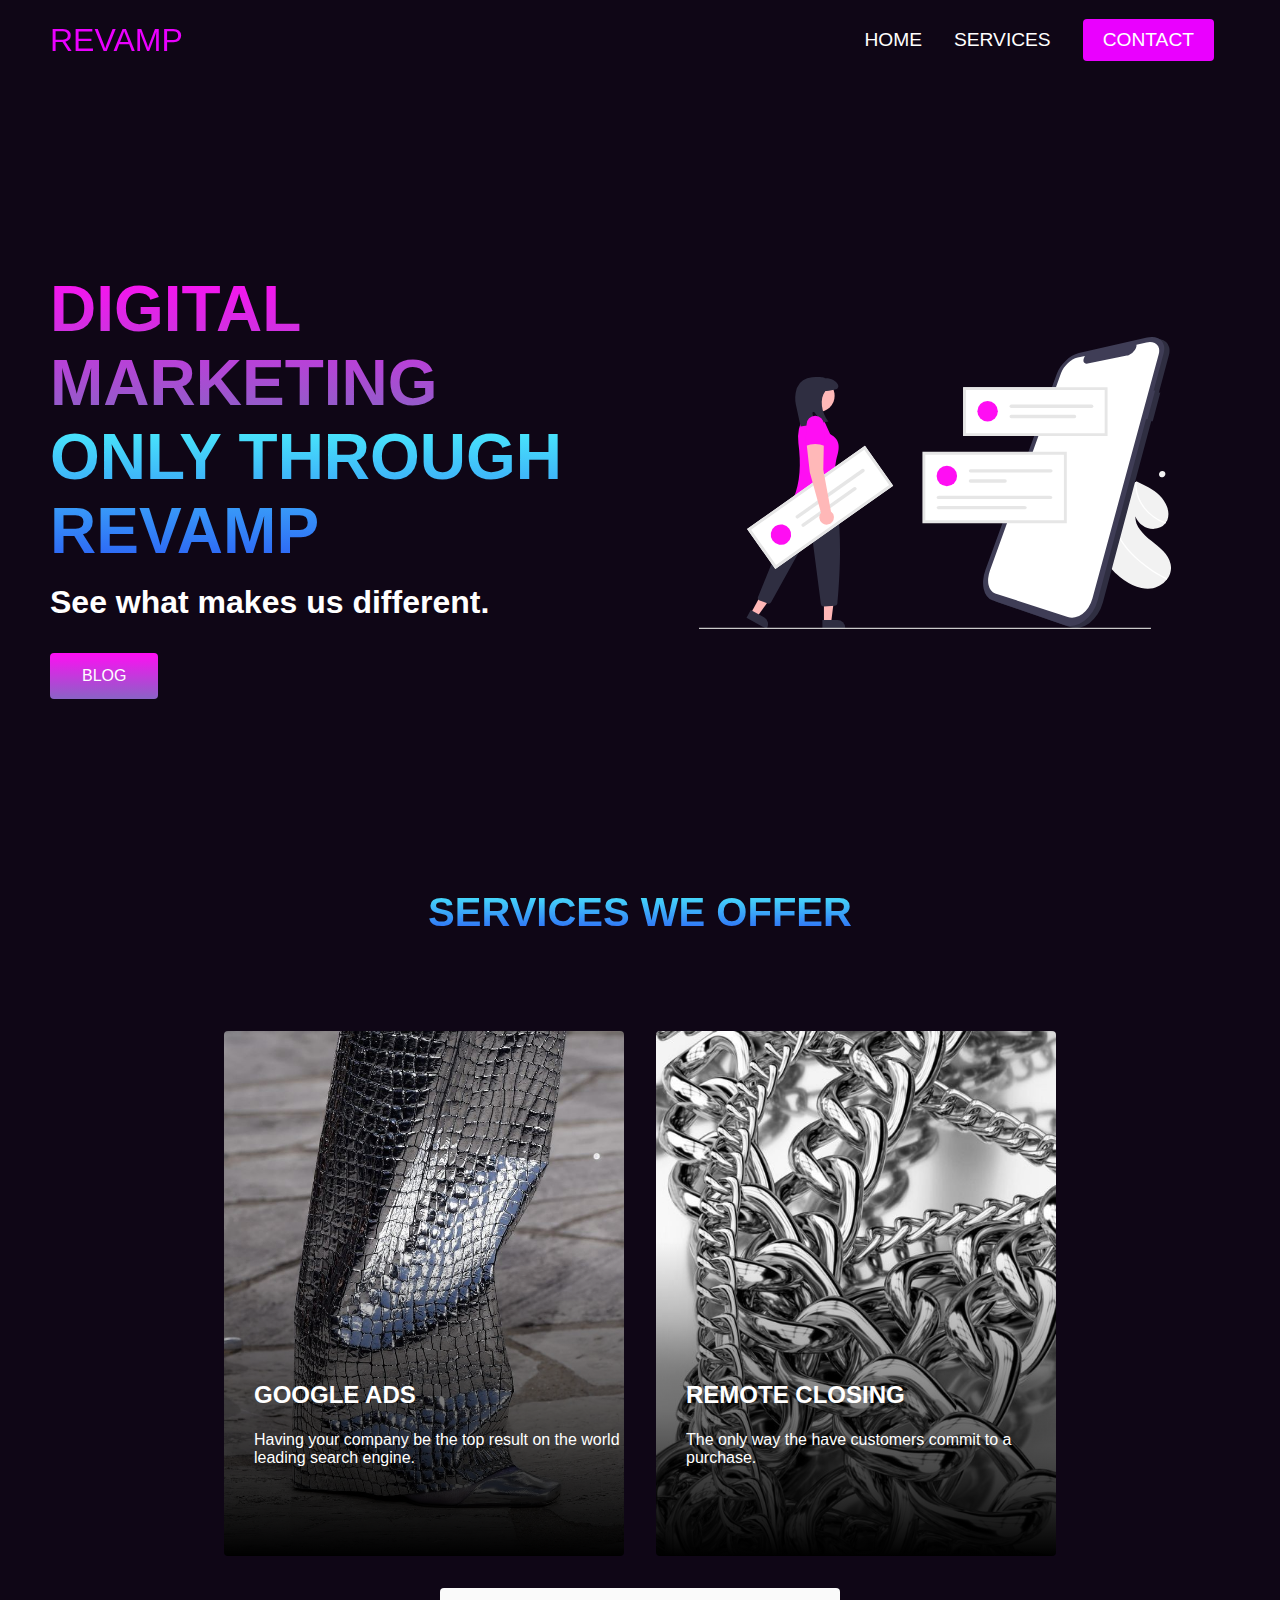
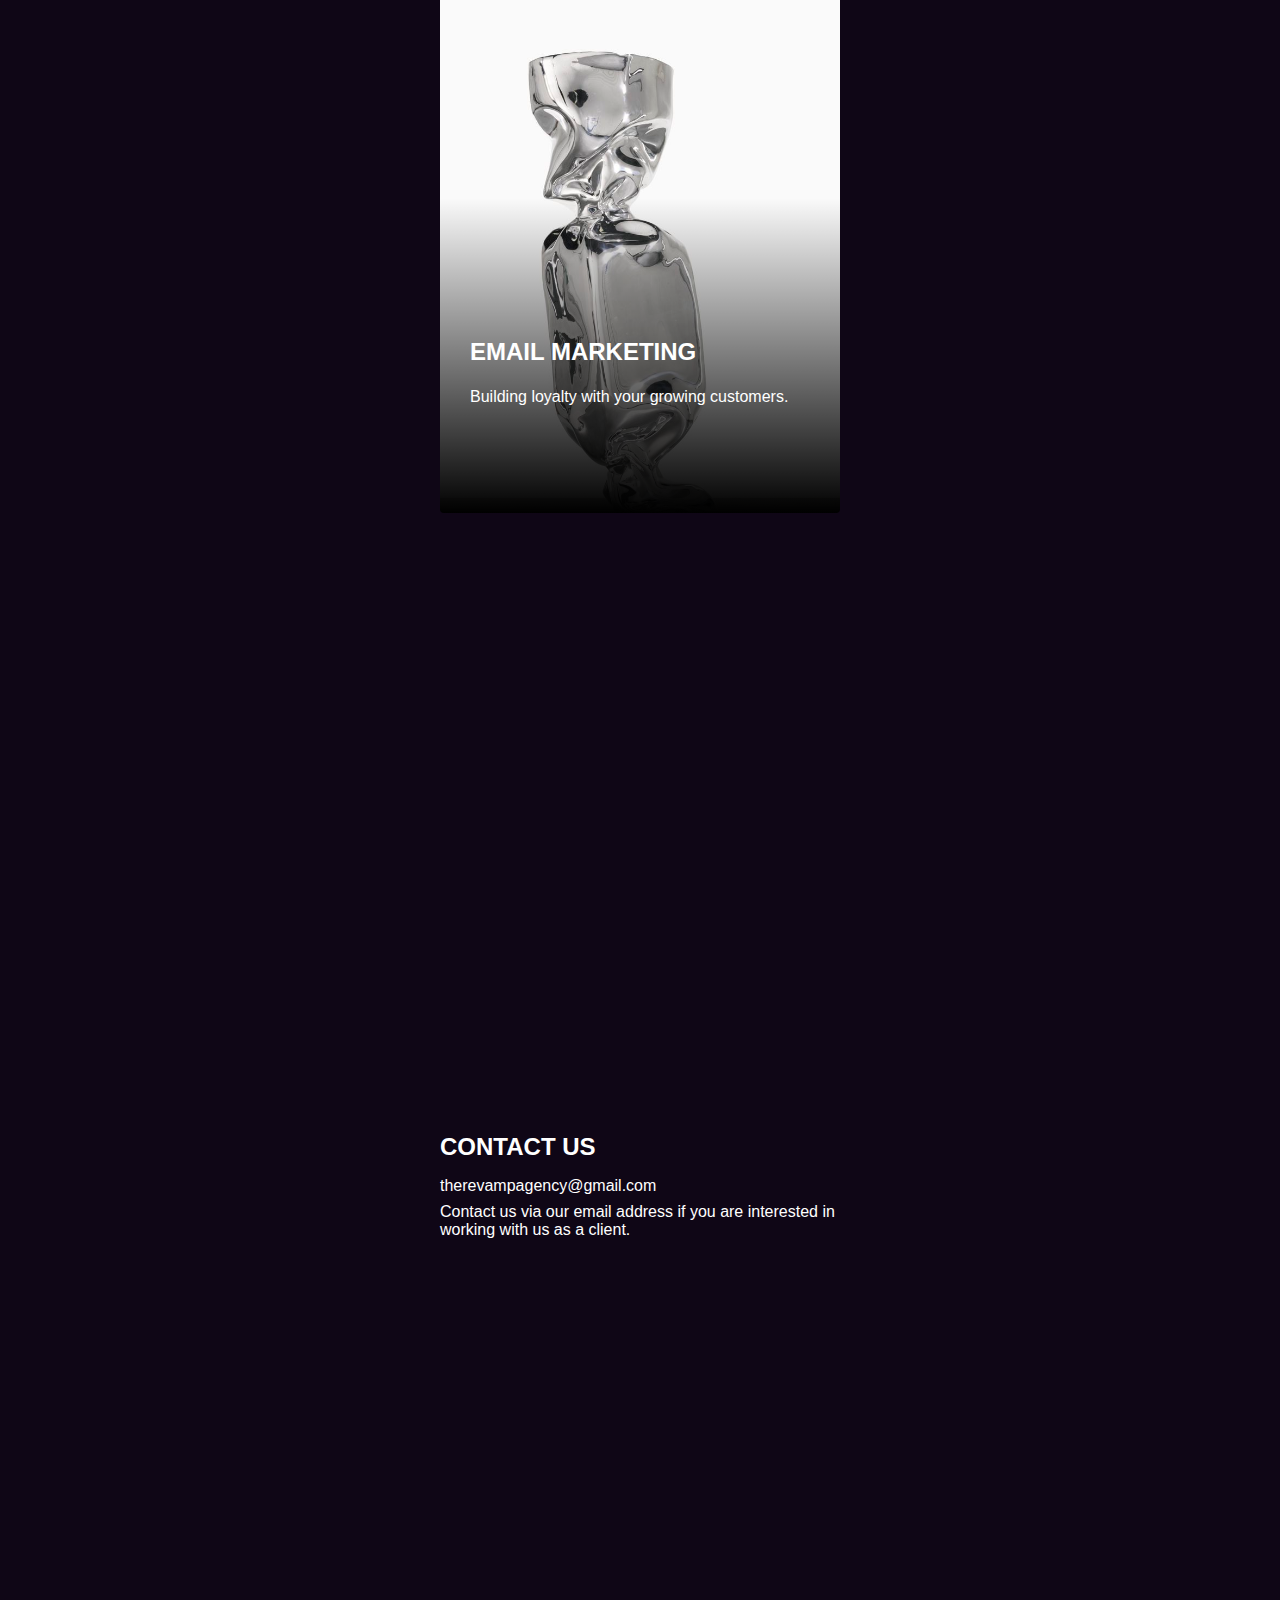
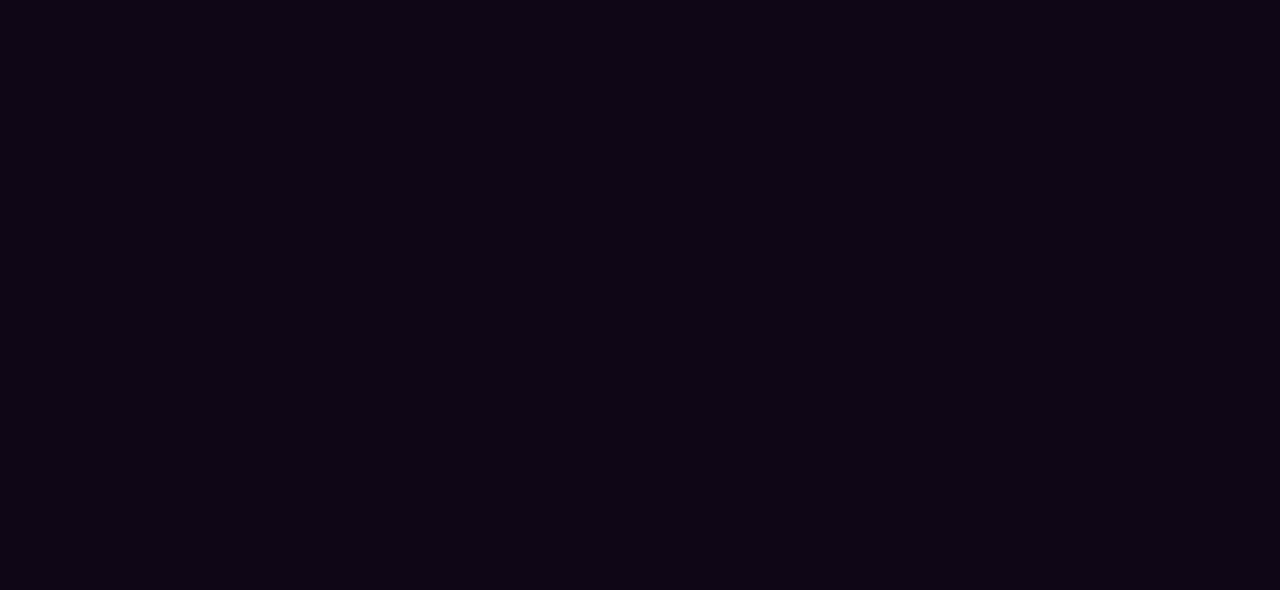
<file: REVAMP/index.html>
<!DOCTYPE html>
<html lang="en">
<head> 
    <meta charset="UTF-8">
    <meta name="viewport" content="width=device-width, initial-scale=1.0">
    <title>THEREVAMPAGENCY</title>
    <link rel="stylesheet" href="revampstyle.css"/>
    <!--google fonts-->
</head>
<body>
<!--navbar section-->
    <nav class="navbar">
        <div class="navbar_container">
            <a id="navbar_logo">REVAMP</a>
            <div class="navbar_toggle" id="mobile-menu">
            <span class="bar"></span>
            <span class="bar"></span>
            <span class="bar"></span>
            </div>
            <ul class="navbar_menu">
                <li class="navbar_item">
                <a href="therevampagency.html" class="navbar_links">HOME</a>
                </li>
                <li class="navbar_item">
                <a href="revampservices.html" class="navbar_links">SERVICES</a>
                </li>
                <li class="navbar_btn">
                <a href="revampfootercontact.html" class="button">CONTACT</a>
                </li>
            </ul>
        </div>
    </nav>
    <!--hero section-->
    <div class="main">
        <div class="main_container">
            <div class="main_content">
                <h1 >DIGITAL MARKETING</h1>
                <h2>ONLY THROUGH REVAMP</h2>
                <p>See what makes us different.</p>
                <button class="main_btn"><a href="revampblog.html">BLOG</a></button>
            </div>
            <div class="main_img-container">
                <img src="01.svg" alt="picture" id="main_img">
            </div>
        </div>
    </div>
    <!--services section-->
    <div class="services">
        <h1>SERVICES WE OFFER</h1>
        <div class="services_container">
            <div class="services_card">
                <h2>GOOGLE ADS</h2>
                <p>Having your company be the top result on the world leading search engine.</p>
            </div>
            <div class="services_card">
                <h2>REMOTE CLOSING</h2>
                <p>The only way the have customers commit to a purchase.</p>
            </div>
             <div class="services_card">
                <h2>EMAIL MARKETING</h2>
                <p>Building loyalty with your growing customers.</p>
            </div>
        </div>
    </div>
   
    <!--footersection-->
    <div class="footer_container">
        <div class="footer_links">
            <div class="footer_link-wrapper">
                <div class="footer_link-items">
                    <h2>CONTACT US</h2>
                    <a>therevampagency@gmail.com</a>
                    <a>Contact us via our email address if you are interested in working with us as a client.</a>
                </div>
            </div>
        </div>
    </div>
    </div>
    <script src="revampapp.js"></script>
</body>
<i class="fa-thin fa-envelope"></i>
</html>
</file>
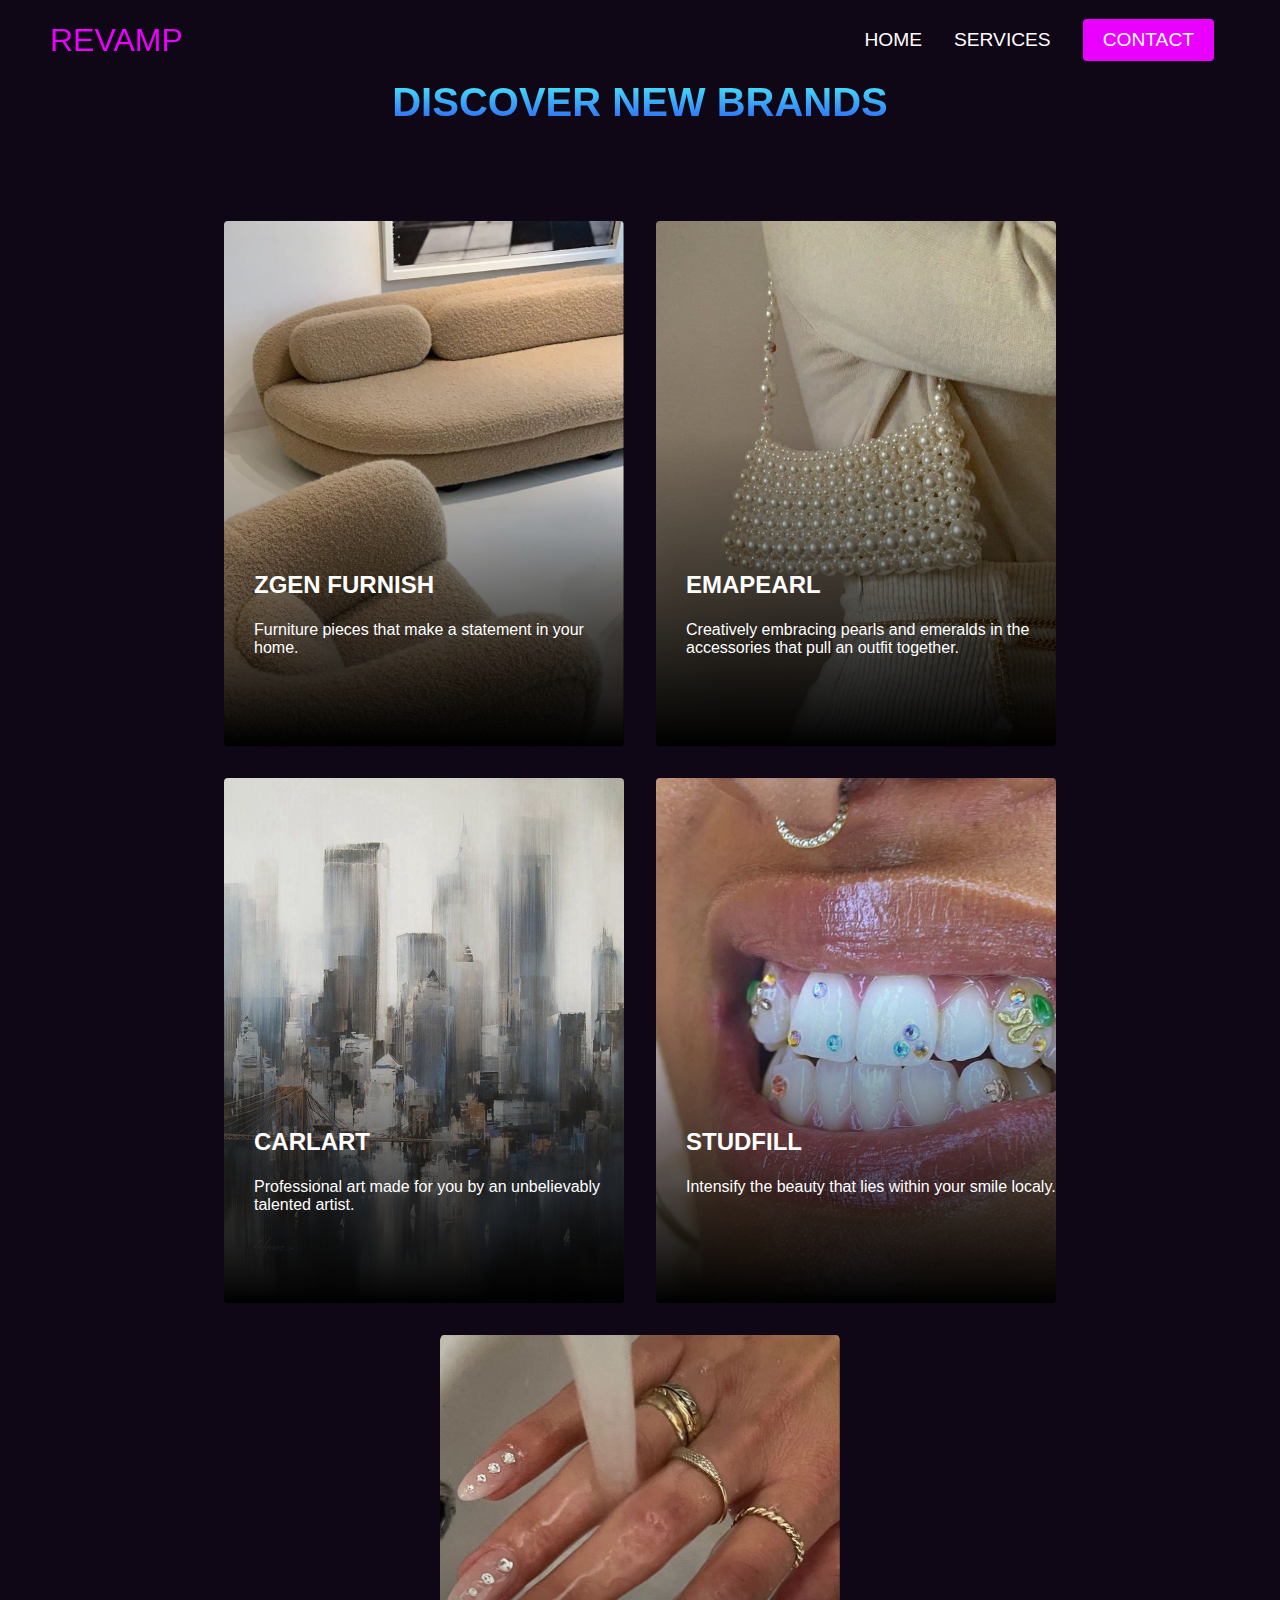
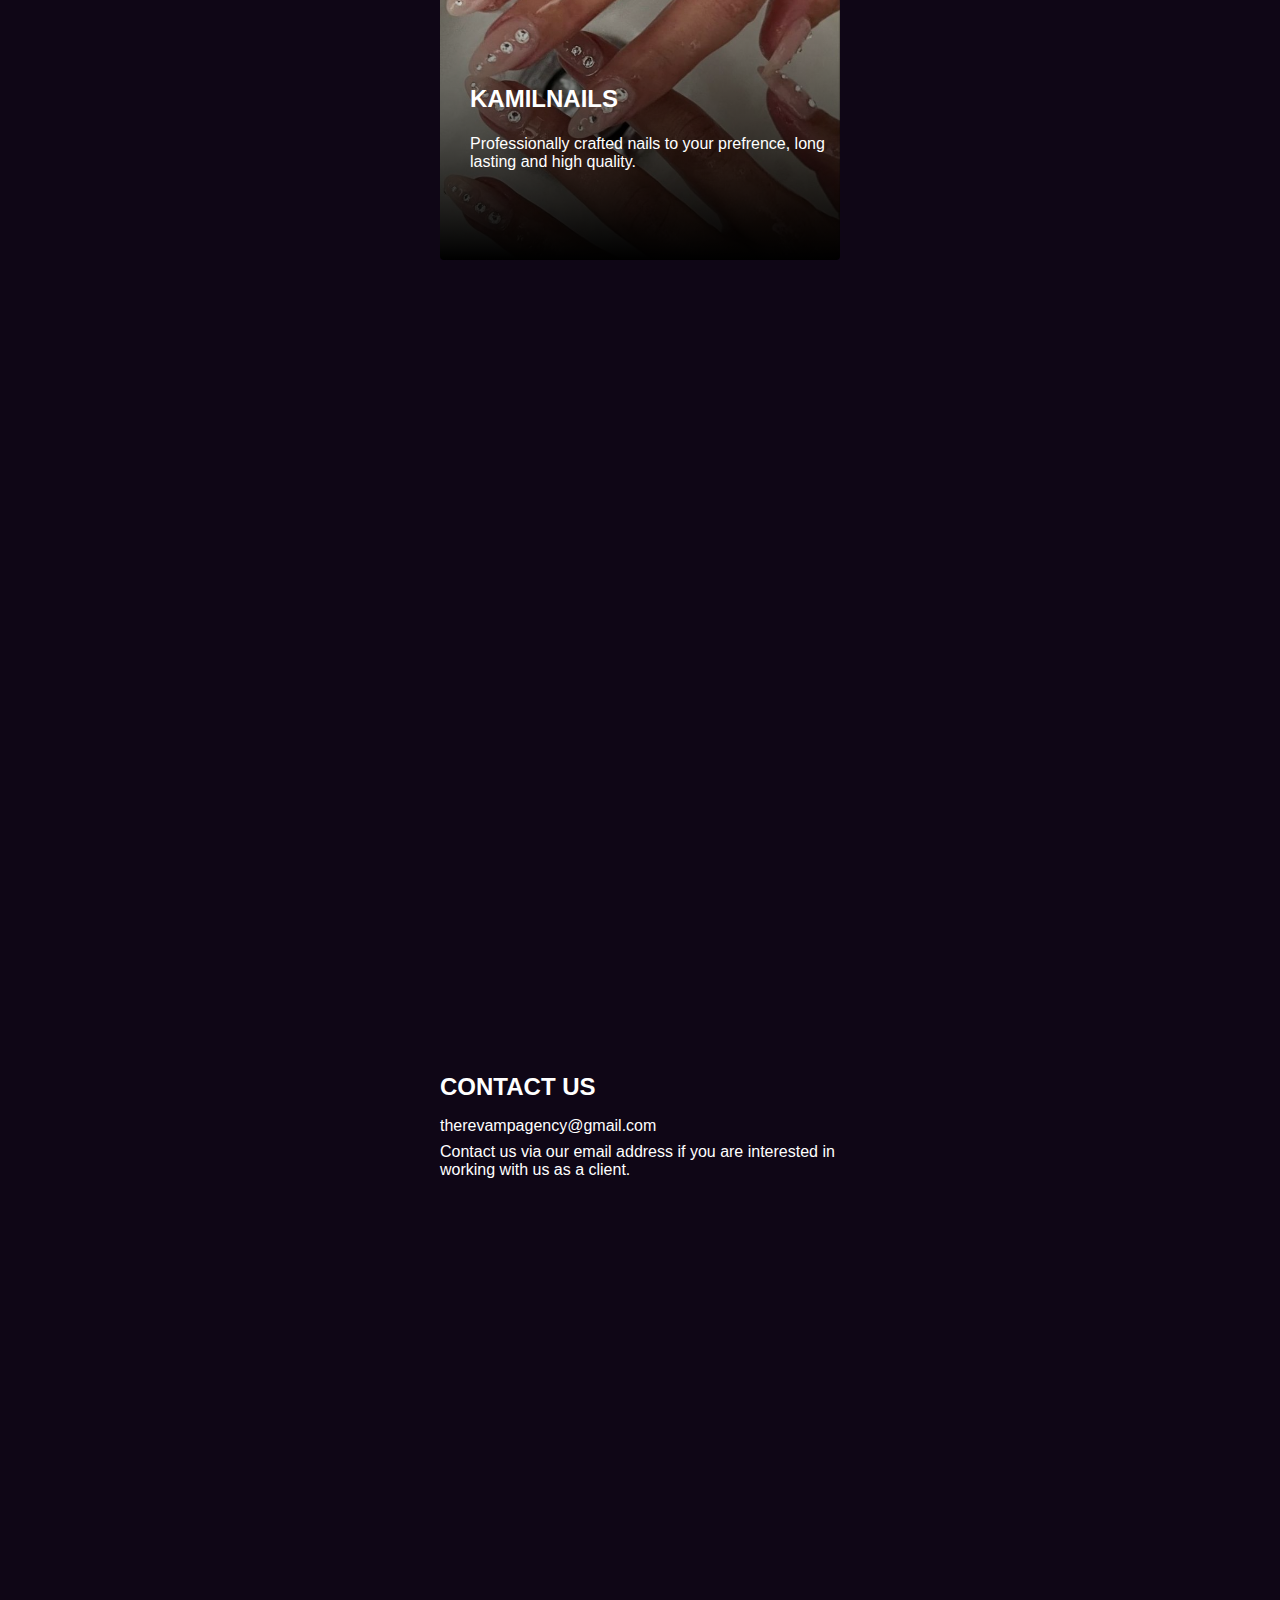
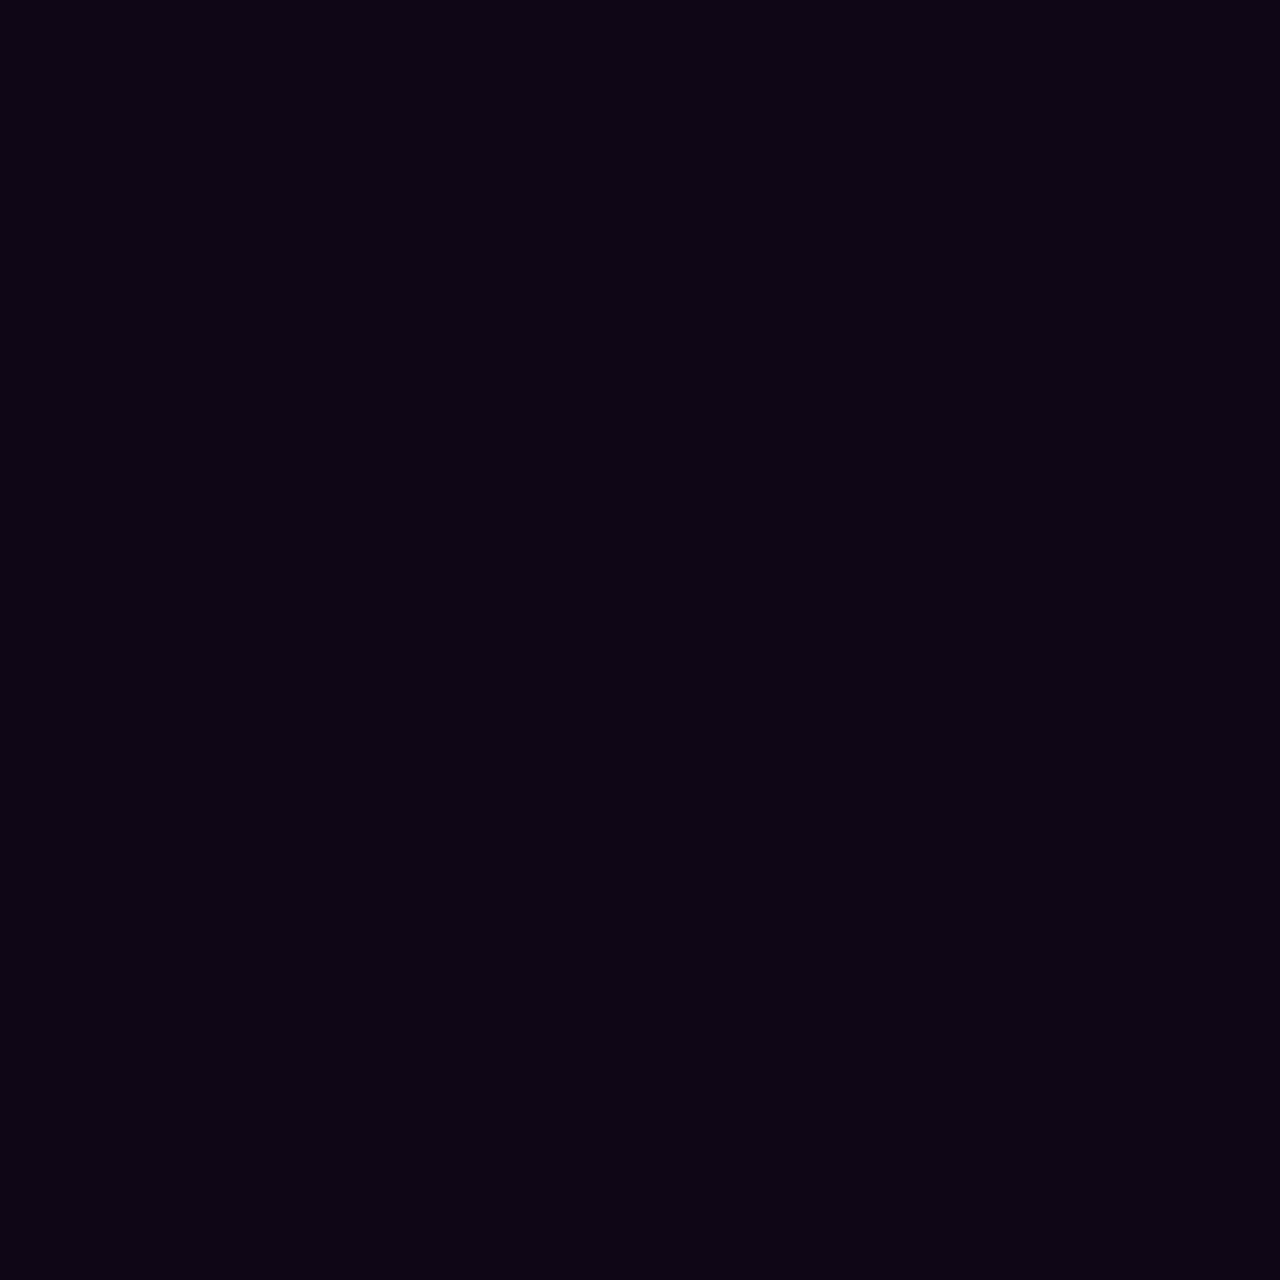
<file: REVAMP/revampblog.html>
<!DOCTYPE html>
<html lang="en">
<head> 
    <meta charset="UTF-8">
    <meta name="viewport" content="width=device-width, initial-scale=1.0">
    <title>THEREVAMPAGENCY</title>
    <link rel="stylesheet" href="revampstyleblog.css"/>
    <!--google fonts-->
</head>
<body>
<!--navbar section-->
    <nav class="navbar">
        <div class="navbar_container">
            <a id="navbar_logo">REVAMP</a>
            <div class="navbar_toggle" id="mobile-menu">
            <span class="bar"></span>
            <span class="bar"></span>
            <span class="bar"></span>
            </div>
            <ul class="navbar_menu">
                <li class="navbar_item">
                <a href="index.html" class="navbar_links">HOME</a>
                </li>
                <li class="navbar_item">
                <a href="revampservices.html" class="navbar_links">SERVICES</a>
                </li>
                <li class="navbar_btn">
                <a href="revampfootercontact.html" class="button">CONTACT</a>
                </li>
            </ul>
        </div>
    </nav>
    <!--services section-->
    <div class="services">
        <h1>DISCOVER NEW BRANDS</h1>
        <div class="services_container">
            <div class="services_card">
                <h2>ZGEN FURNISH</h2>
                <p>Furniture pieces that make a statement in your home.</p>
            </div>
            <div class="services_card">
                <h2>EMAPEARL</h2>
                <p>Creatively embracing pearls and emeralds in the accessories that pull an outfit together.</p>
            </div>
            <div class="services_card">
                <h2>CARLART</h2>
                <p>Professional art made for you by an unbelievably talented artist.</p>
            </div>
            <div class="services_card">
                <h2>STUDFILL</h2>
                <p>Intensify the beauty that lies within your smile localy.</p>
            </div>
            <div class="services_card">
                <h2>KAMILNAILS</h2>
                <p>Professionally crafted nails to your prefrence, long lasting and high quality.</p>
            </div>
        </div>
    </div>
    <!--footersection-->
    <div class="footer_container">
        <div class="footer_links">
            <div class="footer_link-wrapper">
                <div class="footer_link-items">
                    <h2>CONTACT US</h2>
                    <a>therevampagency@gmail.com</a>
                    <a>Contact us via our email address if you are interested in working with us as a client.</a>
                </div>
            </div>
        </div>
    </div>
    </div>
    <script src="revampapp.js"></script>
</body>
<i class="fa-thin fa-envelope"></i>
</html>
</file>
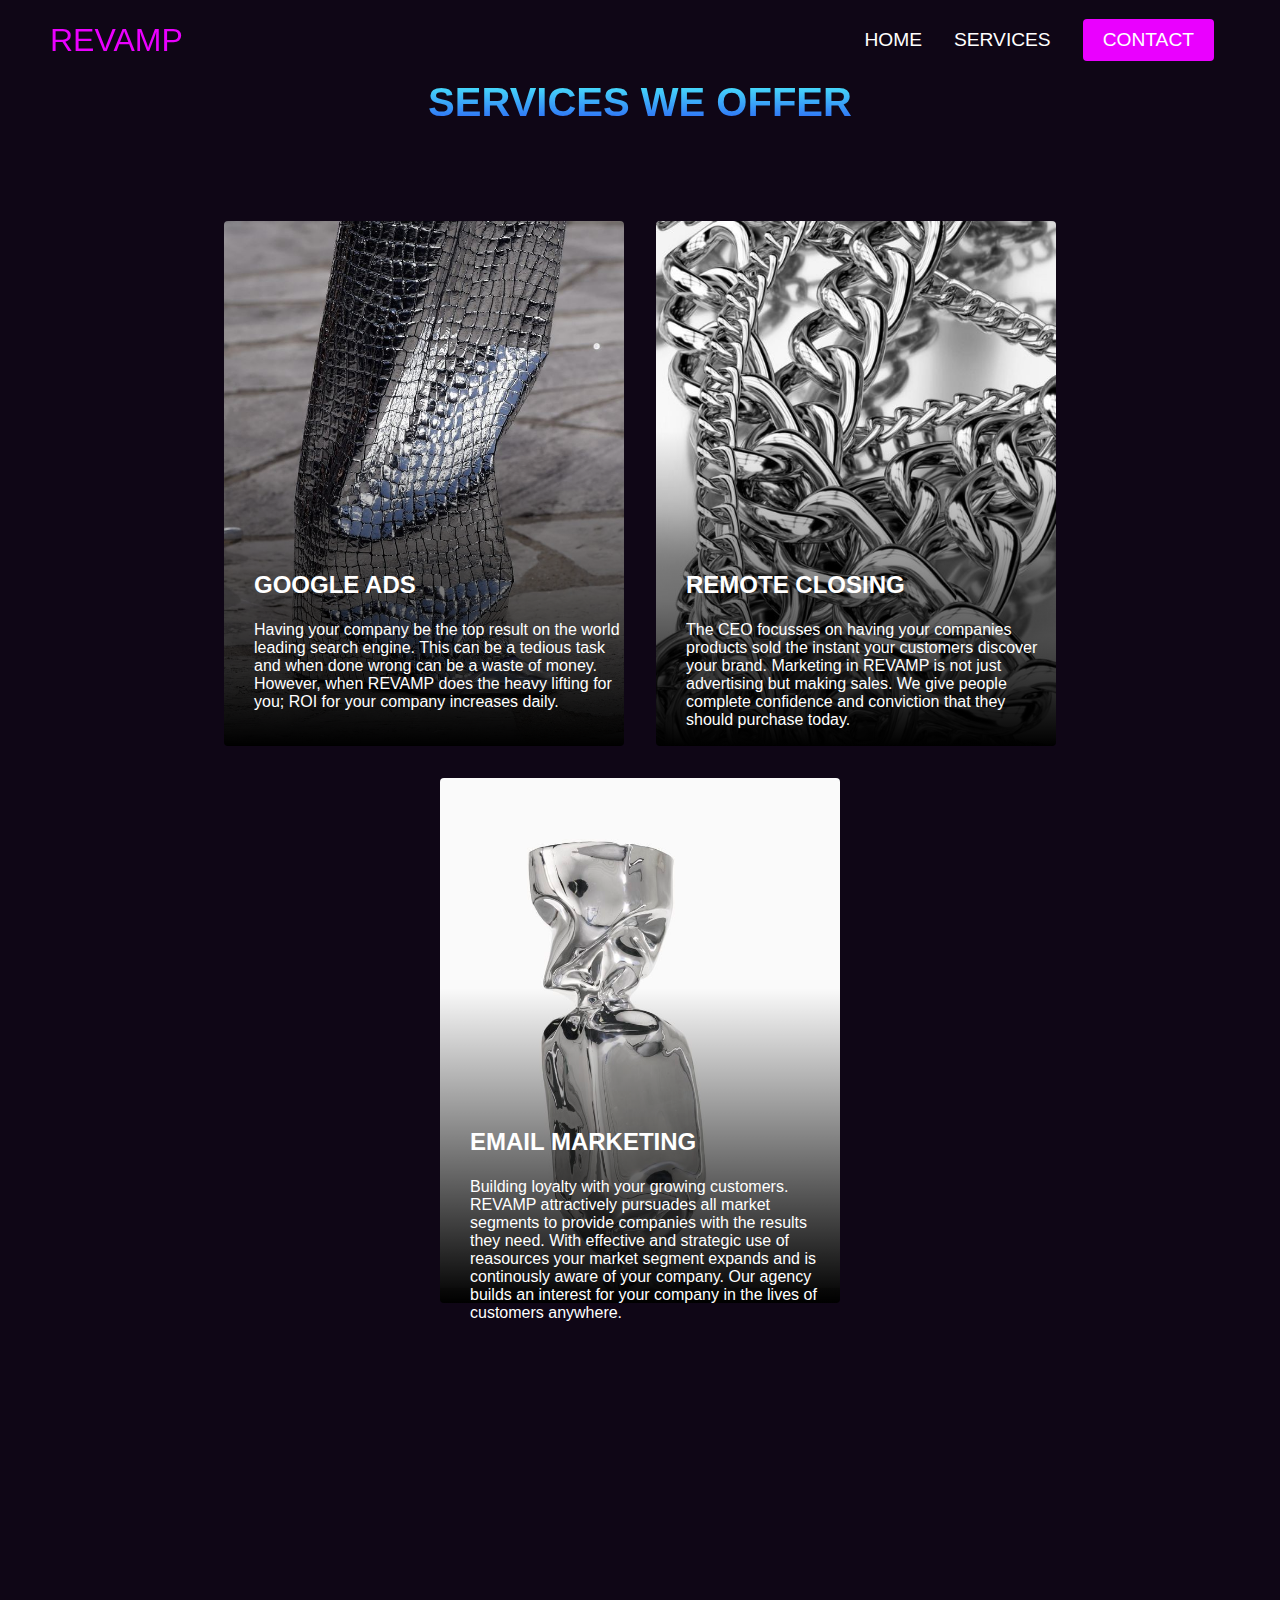
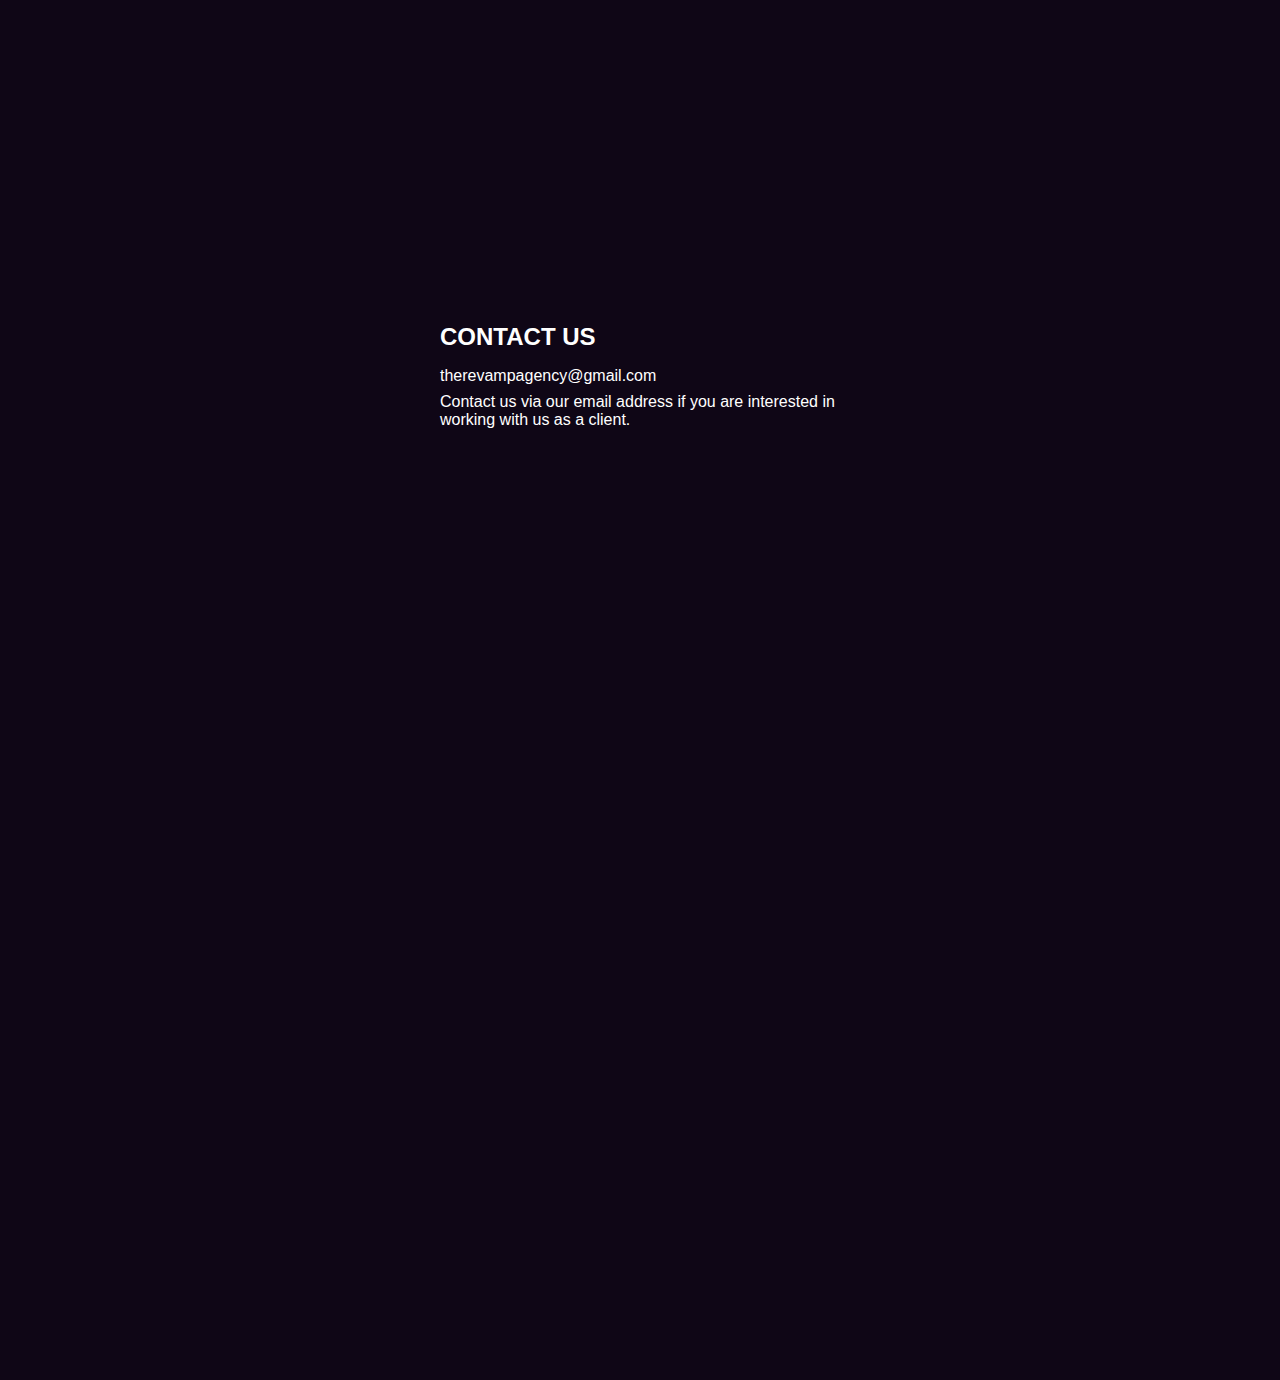
<file: REVAMP/revampservices.html>
<!DOCTYPE html>
<html lang="en">
<head> 
    <meta charset="UTF-8">
    <meta name="viewport" content="width=device-width, initial-scale=1.0">
    <title>THEREVAMPAGENCY</title>
    <link rel="stylesheet" href="revampstyle.css"/>
    <!--google fonts-->
</head>
<body>
<!--navbar section-->
    <nav class="navbar">
        <div class="navbar_container">
            <a id="navbar_logo">REVAMP</a>
            <div class="navbar_toggle" id="mobile-menu">
            <span class="bar"></span>
            <span class="bar"></span>
            <span class="bar"></span>
            </div>
            <ul class="navbar_menu">
                <li class="navbar_item">
                <a href="index.html" class="navbar_links">HOME</a>
                </li>
                <li class="navbar_item">
                <a href="revampservices.html" class="navbar_links">SERVICES</a>
                </li>
                <li class="navbar_btn">
                <a href="revampfootercontact.html" class="button">CONTACT</a>
                </li>
            </ul>
        </div>
    </nav>
    <!--services section-->
    <div class="services">
        <h1>SERVICES WE OFFER</h1>
        <div class="services_container">
            <div class="services_card">
                <h2>GOOGLE ADS</h2>
                <p>Having your company be the top result on the world leading search engine.
                 This can be a tedious task and when done wrong can be a waste of money. However, 
                 when REVAMP does the heavy lifting for you; ROI for your company increases daily.</p>
            </div>
            <div class="services_card">
                <h2>REMOTE CLOSING</h2>
                <p>The CEO focusses on having your companies products sold the instant 
				your customers discover your brand. Marketing in REVAMP is not just advertising but making sales. 
				We give people complete confidence and conviction that they should purchase today.</p>
            </div>
             <div class="services_card">
                <h2>EMAIL MARKETING</h2>
                <p>Building loyalty with your growing customers. REVAMP attractively pursuades all market
                 segments to provide companies with the results they need. With effective and strategic use
                 of reasources your market segment expands and is continously aware of your company. Our agency 
                 builds an interest for your company in the lives of customers anywhere.</p>
            </div>
        </div>
    </div>
   
    <!--footersection-->
    <div class="footer_container">
        <div class="footer_links">
            <div class="footer_link-wrapper">
                <div class="footer_link-items">
                    <h2>CONTACT US</h2>
                    <a>therevampagency@gmail.com</a>
                    <a>Contact us via our email address if you are interested in working with us as a client.</a>
                </div>
            </div>
        </div>
    </div>
    </div>
    <script src="revampapp.js"></script>
</body>
<i class="fa-thin fa-envelope"></i>
</html>
</file>
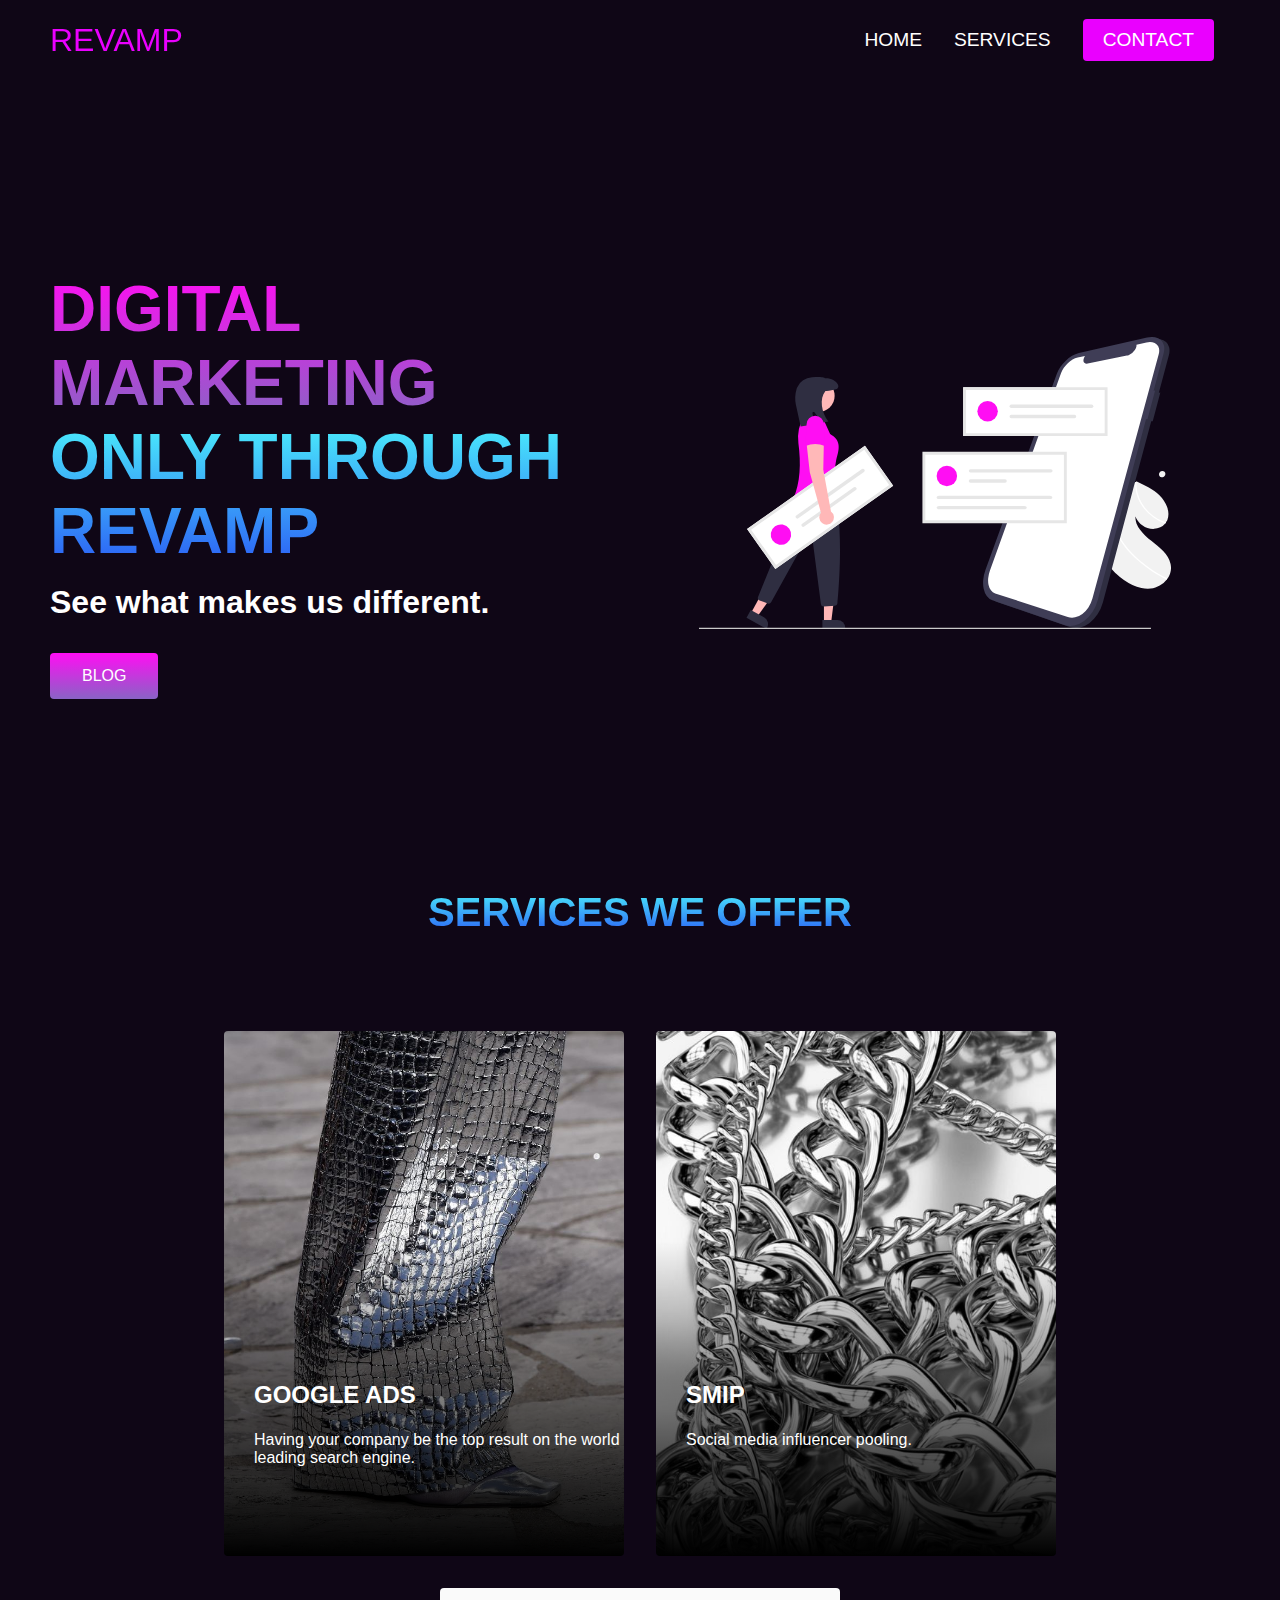
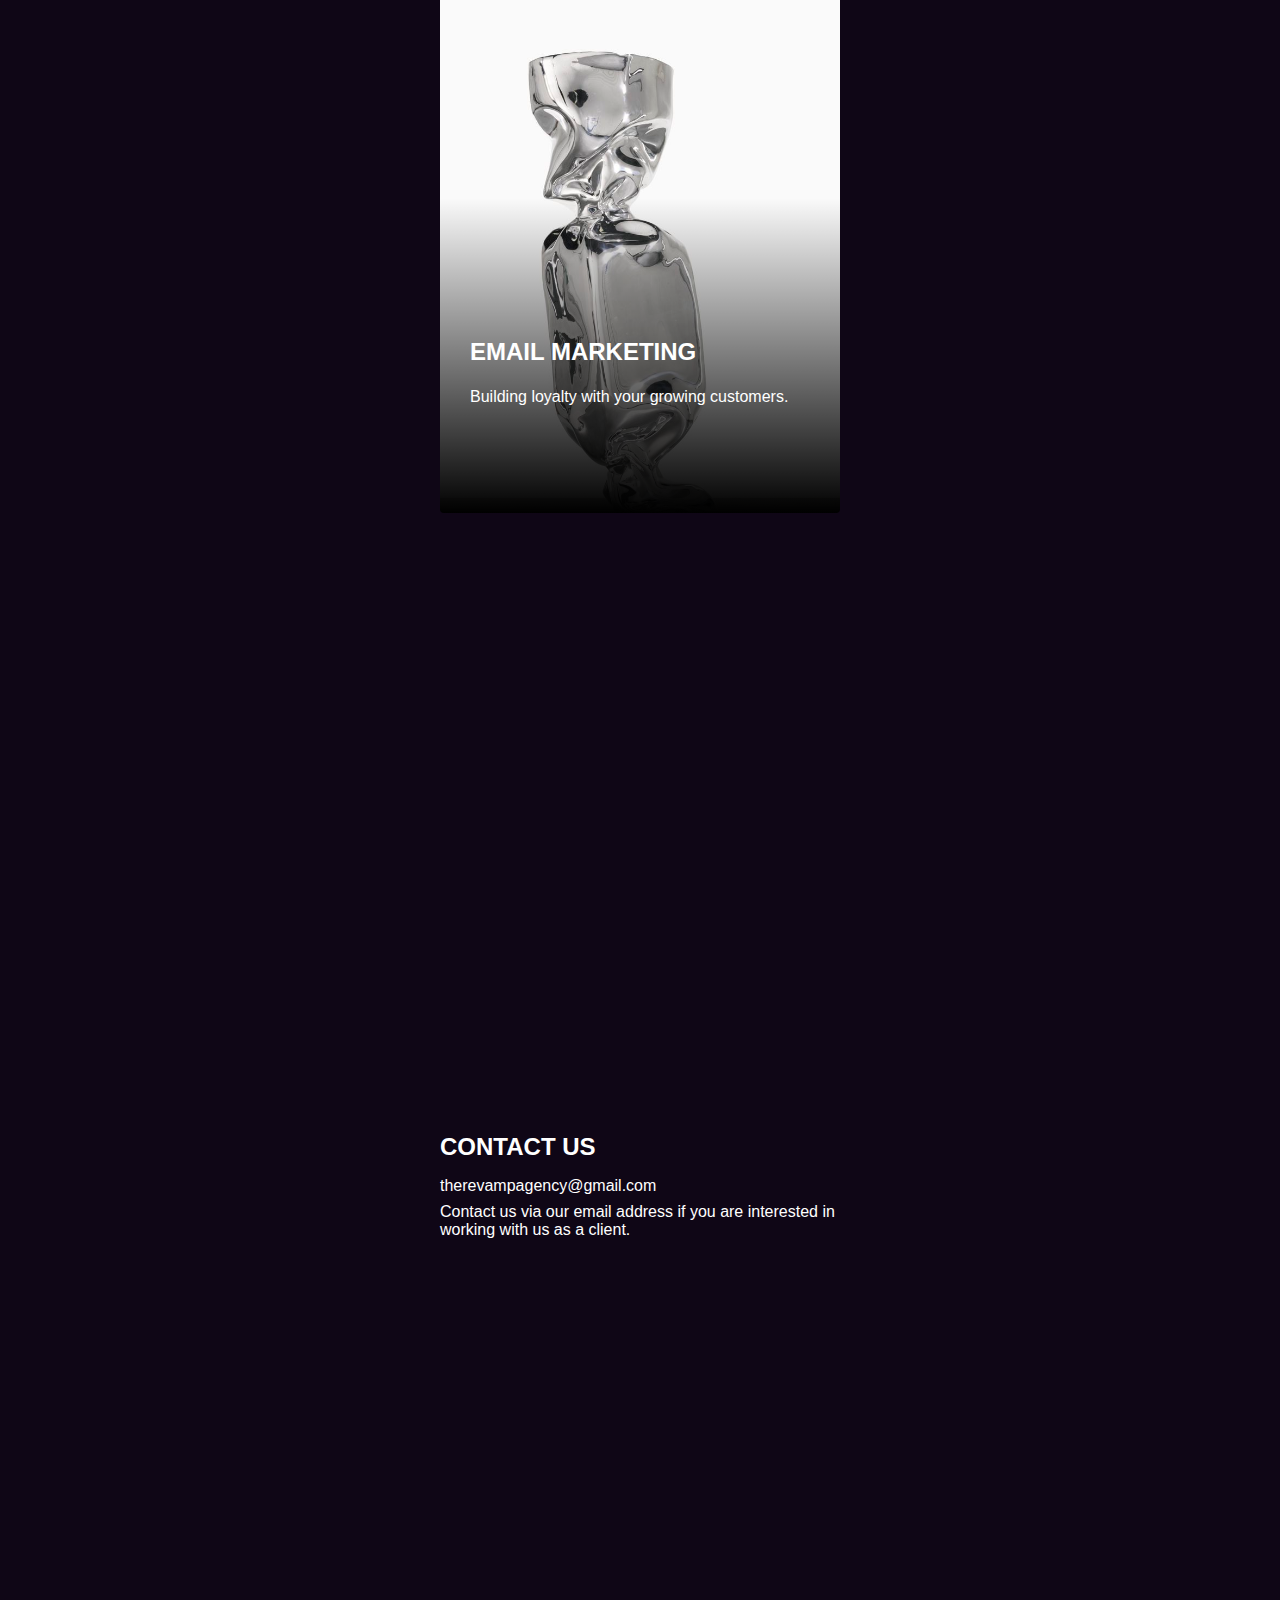
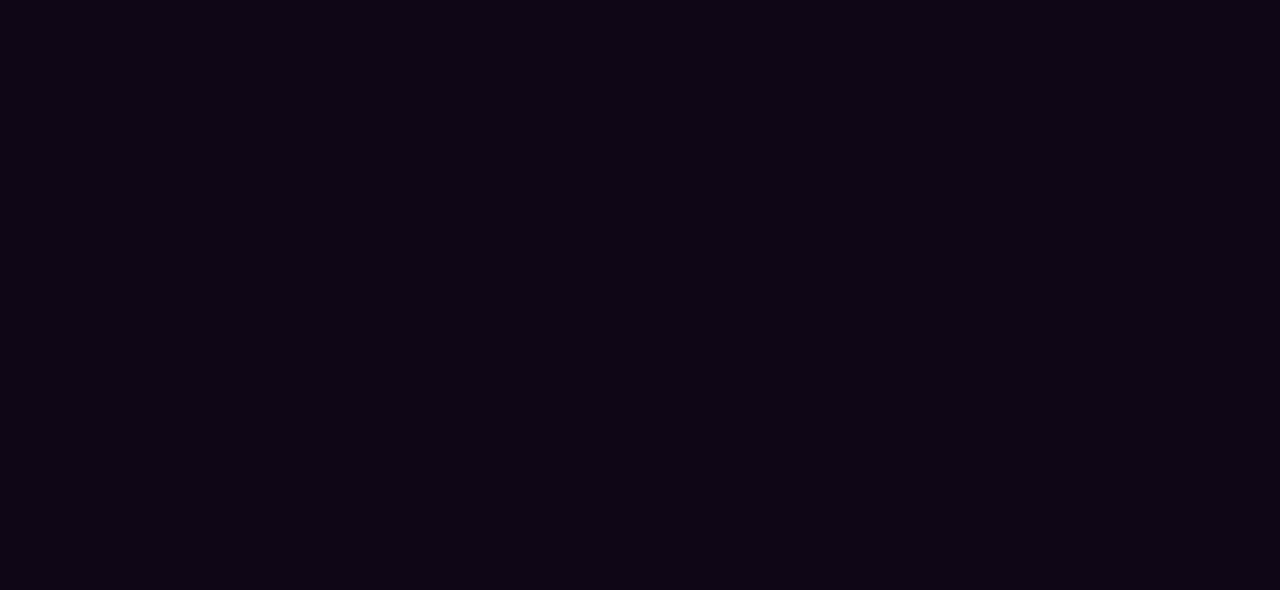
<file: REVAMP/therevampagency.html>
<!DOCTYPE html>
<html lang="en">
<head> 
    <meta charset="UTF-8">
    <meta name="viewport" content="width=device-width, initial-scale=1.0">
    <title>THEREVAMPAGENCY</title>
    <link rel="stylesheet" href="revampstyle.css"/>
    <!--google fonts-->
</head>
<body>
<!--navbar section-->
    <nav class="navbar">
        <div class="navbar_container">
            <a id="navbar_logo">REVAMP</a>
            <div class="navbar_toggle" id="mobile-menu">
            <span class="bar"></span>
            <span class="bar"></span>
            <span class="bar"></span>
            </div>
            <ul class="navbar_menu">
                <li class="navbar_item">
                <a href="index.html" class="navbar_links">HOME</a>
                </li>
                <li class="navbar_item">
                <a href="revampservices.html" class="navbar_links">SERVICES</a>
                </li>
                <li class="navbar_btn">
                <a href="revampfootercontact.html" class="button">CONTACT</a>
                </li>
            </ul>
        </div>
    </nav>
    <!--hero section-->
    <div class="main">
        <div class="main_container">
            <div class="main_content">
                <h1 >DIGITAL MARKETING</h1>
                <h2>ONLY THROUGH REVAMP</h2>
                <p>See what makes us different.</p>
                <button class="main_btn"><a href="revampblog.html">BLOG</a></button>
            </div>
            <div class="main_img-container">
                <img src="01.svg" alt="picture" id="main_img">
            </div>
        </div>
    </div>
    <!--services section-->
    <div class="services">
        <h1>SERVICES WE OFFER</h1>
        <div class="services_container">
            <div class="services_card">
                <h2>GOOGLE ADS</h2>
                <p>Having your company be the top result on the world leading search engine.</p>
            </div>
            <div class="services_card">
                <h2>SMIP</h2>
                <p>Social media influencer pooling.</p>
            </div>
             <div class="services_card">
                <h2>EMAIL MARKETING</h2>
                <p>Building loyalty with your growing customers.</p>
            </div>
        </div>
    </div>
   
    <!--footersection-->
    <div class="footer_container">
        <div class="footer_links">
            <div class="footer_link-wrapper">
                <div class="footer_link-items">
                    <h2>CONTACT US</h2>
                    <a>therevampagency@gmail.com</a>
                    <a>Contact us via our email address if you are interested in working with us as a client.</a>
                </div>
            </div>
        </div>
    </div>
    </div>
    <script src="revampapp.js"></script>
</body>
<i class="fa-thin fa-envelope"></i>
</html>
</file>
<file: REVAMP/revampstyle.css>
*{
  box-sizing: border-box;
  margin: 0;
  padding: 0;
  font-family: 'Kumbh Sans' , sans-serif;
}
nav{ 
	display: flex;
	padding: 2% 0%;
	justify-content: space-between;
	align-items: center
}
nav img{
	width: 150px;
}
.navbar{
    background: #0f0616;
    height: 80px;
    display: flex;
    justify-content: center;
    align-items: center;
    font-size: 1.2rem;
    position: sticky;
    top: 0;
    z-index: 999;
}
.navbar_container{
  display: flex;
  justify-content: space-between;
  height: 80px;
  z-index: 1;
  width: 100%;
  max-width: 1300px;
  margin: 0 auto;
  padding: 0 50px;
}
#navbar_logo{
  background-color: #ea00ff;
  background-image: linear-gradient(to top, #ea00ff 0%; #ea00ff 100%);
  background-size: 100%;
  -webkit-background-clip: text;
  -moz-background-clip: text;
  -webkit-text-fill-color: transparent;
  -moz-text-fill-color: transparent;
  display: flex;
  align-items: center;
  cursor: pointer;
  text-decoration: none;
  font-size: 2rem;
}
.fa-gem{
  margin-right: 0.5rem;
}
.navbar_menu{
  display: flex;
  align-items: center;
  list-style: none;
  text-align: center;
}
.navbar_item{
  height: 80px;
}
.navbar_links{
  color: #fff;
  display: flex;
  align-items: center;
  justify-content: center;
  text-decoration: none;
  padding: 0 1rem;
  height: 100%;
}
.navbar_btn{
  display: flex;
  justify-content: center;
  align-items: center;
  padding: 0 1rem;
  width: 100%;
}
.button{
  display: flex;
  justify-content: center;
  align-items: center;
  text-decoration: none;
  padding: 10px 20px;
  height: 100%;
  width: 100%;
  border: none;
  outline: none;
  border-radius: 4px;
  background: #ea00ff;
  color: #fff;
}
.button:hover{
  background: #0f0616;
  transition: all 0.3s ease;
}
.navbar_links:hover{
  color: #ea00ff;
  transition: all 0.3s ease;
}
@media screen and (max-width: 960px){
  {}.navbar_container{
    display: flex;
    justify-content: space-between;
    height: 80px;
    z-index: 1;
    width: 100%;
    padding: 0;
  }
  .navbar_menu{
    display: grid;
    grid-template-columns: auto;
    margin: 0;
    width: 100%;
    position: absolute;
    top: -1000px;
    opacity: 0;
    transition: all 0.5s ease;
    height: 50vh;
    z-index: -1;
    background: #0f0616;
  }
  .navbar_menu.active{
    background: #0f0616;
    top: 100%;
    opacity: 1;
    transition: all 0.5s ease;
    z-index: 99;
    height: 50vh;
    font-size: 1.6rem;
  }
  #navbar_logo{
    padding-left: 25px;
  }
  .navbar_toggle .bar{
    width: 25px;
    height: 3px;
    margin: 5px auto;
    transition: all 0.3s ease-in-out;
    background: #fff;
  }
  .navbar_item{
    width: 100%;
  }
  .navbar_links{
    text-align: center;
    padding: 2rem;
    width: 100%;
    display: table;
  }
  #mobile-menu{
    position: absolute;
    top: 20%;
    right: 5%;
    transform: translate(5%, 20%);
  }
  .navbar_btn{
    padding-bottom: 2rem;
  }
  .button{
    display: flex;
    justify-content: center;
    align-items: center;
    width: 80%;
    height: 80px;
    margin: 0;
  }
  .navbar_toggle .bar{
    display: block;
    cursor: pointer;
  }
  #mobile-menu.is-active .bar:nth-child(2){
    opacity: 0;
  }
   #mobile-menu.is-active .bar:nth-child(1){
    transform: translateY(8px) rotate(45deg)
  }
  #mobile-menu.is-active .bar:nth-child(3){
    transform: translateY(-8px) rotate(-45deg)
  }
}
/*hero section css*/
.main{
  background-color: #0f0616;
}
.main_container{
  display: grid;
  grid-template-columns: 1fr 1fr;
  align-items: center;
  justify-self: center;
  margin: 0 auto;
  height: 90vh;
  background-color: #0f0616;
  z-index: 1;
  width: 100%;
  max-width: 1300px;
  padding: 0 50px;
}
.main_content h1{
  font-size: 4rem;
  background-color: #bf00ff;
  background-image: linear-gradient(to top, #8963c6 0%, #ff0ef3 100%);
  background-size: 100%;
  -webkit-background-clip: text;
  -moz-background-clip: text;
  -webkit-text-fill-color: transparent;
  -moz-text-fill-color: transparent;
}
.main_content h2{
  font-size: 4rem;
  background-color: #ccccff;
  background-image: linear-gradient(to top, #2b5df5 0%, #4bf0fc 100%);
  background-size: 100%;
  -webkit-background-clip: text;
  -moz-background-clip: text;
  -webkit-text-fill-color: transparent;
  -moz-text-fill-color: transparent;
}
.main_content p{
  margin-top: 1rem;
  font-size: 2rem;
  font-weight: 700;
  color: #fff;
}
.main_btn{
  font-size: 1rem;
  background-image: linear-gradient(to top, #8963c6 0%, #ff0ef3 100%);
  padding: 14px 32px;
  border: none;
  border-radius: 4px;
  color: #fff;
  margin-top: 2rem;
  cursor: pointer;
  position: relative;
  transition: all 0.35s;
  outline: none;
}
.main_btn a{
  position: relative;
  z-index: 2;
  color: #fff;
  text-decoration: none;
}
.main_btn:after{
  position: absolute;
  content: '';
  top: 0;
  left: 0;
  width: 0;
  height: 100%;
  background: #0f0616;
  transition: all 0.35s;
  border-radius: 4px;
}
.main_btn:hover{
  color: #fff;
}
.main_btn:hover:after{
  width: 100%;
}
.main_img-container{
  text-align: center;
}
#main_img{
  height: 80%;
  width: 80%;
}
/* mobile responsive*/
@media screen and (max-width: 768px){
  {}.main_container{
    display: grid;
    grid-template-columns: auto;
    align-items: center;
    justify-self: center;
    width: 100%;
    margin: 0 auto;
    height: 90vh;
  }
  .main_content{
    text-align: center;
    margin-bottom: 4rem;
  }
  .main_content h1{
    font-size: 2.5rem;
    margin-top: 2rem;
  }
  .main_content h2{
    font-size: 3rem;
  }
  .main_content p{
    margin-top: 1rem;
    font-size: 1.5rem;
  }
}
@media screen and (max-width: 480px){
  .main_content h1{
    font-size: 2rem;
    margin-top: 3rem;
  }
  .main_content h2{
    font-size: 2rem;
  }
  .main_content p{
    margin-top: 2rem;
    font-size: 1.5rem;
  }
  .main_btn{
    padding: 12px 36px;
    margin: 2.5rem 0;
  }
}
/*services section*/
.services{
  background: #0f0616;
  display: flex;
  flex-direction: column;
  align-items: center;
  height: 100vh;
}
.services h1{
  background-color: #bf00ff;
  background-image: linear-gradient(to top, #2b5df5 0%, #4bf0fc 100%);
  background-size:  100%;
  margin-bottom: 5rem;
  font-size: 2.5rem;
  -webkit-background-clip: text;
  -moz-background-clip: text;
  -webkit-text-fill-color: transparent;
  -moz-text-fill-color: transparent;
}
.services_container{
  display: flex;
  justify-content: center;
  flex-wrap: wrap;
}
.services_card{
  margin: 1rem;
  height: 525px;
  width: 400px;
  border-radius: 4px;
  background-image: linear-gradient(to top, 
  rgba(0,0,0) 0%, rgba(17,17,17,0) 60%),url(35.jpg);
  background-size: cover;
  position: relative;
  color: #fff;
}
.services_card:nth-child(2){
  background-image: linear-gradient(to top, rgba(0,0,0) 0%, 
  rgba(17,17,17,0) 60%),url(28.jpg);
}
.services_card:nth-child(3){
  background-image: linear-gradient(to top, rgba(0,0,0) 0%, 
  rgba(17,17,17,0) 60%),url(38.jpg);
}
.services h2{
  position: absolute;
  top: 350px;
  left: 30px;
}
.services p{
  position: absolute;
  top: 400px;
  left: 30px;
}
.services_card button{
  color: #fff;
  padding: 10px 20px;
  border: none;
  outline: none;
  border-radius: 4px;
  background: #ea00ff;
  position: absolute;
  top: 440px;
  left: 30px;
  font-size: 1rem;
  cursor: pointer;
}
.services_card:hover{
  transform: scale(1.075);
  transition: 0.2s ease-in;
  cursor: pointer;
}
@media screen and (max-width: 960px){
  {}
  .services{
    /*changes space between cards and footer*/
    height: 1600px;
  }
  .services h1{
    font-size: 2rem;
    margin-top: 12rem; 
  }
}
@media screen and (max-width: 480px){
  {}
  .services{
    /*changes space between cards and footer*/
    height: 2000px;
  }
  .services h1{
    font-size: 1.2rem;
  }
  .services_card{
    width: 300px;
  }
}
/* footer css */
.footer_container{
  background-color: #0f0616;
  height: 2000px;
  padding: 5rem 0;
  display: flex;
  flex-direction: column;
  justify-content: center;
  align-items: center;
}
.footer_links{
  width: 100%;
  max-width: 1000px;
  display: flex;
  justify-content: center;
}
.footer_link-wrapper{
  display: flex;
}
.footer_link-items{
  display: flex;
  flex-direction: column;
  align-items: flex-start;
  margin: 16px;
  text-align: left;
  width: 400px;
  box-sizing: border-box;
}
.footer_link-items h2{
  margin-bottom: 16px;
}
.footer_link-items > h2{
  color: #fff;
}
.footer_link-items a{
  color: #fff;
  text-decoration: none;
  margin-bottom: 0.5rem;
}
.footer_link-items a:hover{
  color: #e9e9e9;
  transition: 0.3s ease-out;
}
@media screen and (max-width: 820px){
  {}
  .footer_links{
    padding-top: 2rem;
  }
  .footer_link-wrapper{
    flex-direction: column;
  }
}
@media screen and (max-width: 480px){
  {}
  .footer_link-items{
    margin: 0;
    padding: 10px;
    width: 100%;
  }
}
</file>
<file: REVAMP/revampstyleblog.css>
*{
  box-sizing: border-box;
  margin: 0;
  padding: 0;
  font-family: 'Kumbh Sans' , sans-serif;
}
nav{ 
	display: flex;
	padding: 2% 0%;
	justify-content: space-between;
	align-items: center
}
nav img{
	width: 150px;
}
.navbar{
    background: #0f0616;
    height: 80px;
    display: flex;
    justify-content: center;
    align-items: center;
    font-size: 1.2rem;
    position: sticky;
    top: 0;
    z-index: 999;
}
.navbar_container{
  display: flex;
  justify-content: space-between;
  height: 80px;
  z-index: 1;
  width: 100%;
  max-width: 1300px;
  margin: 0 auto;
  padding: 0 50px;
}
#navbar_logo{
  background-color: #ea00ff;
  background-image: linear-gradient(to top, #ea00ff 0%; #ea00ff 100%);
  background-size: 100%;
  -webkit-background-clip: text;
  -moz-background-clip: text;
  -webkit-text-fill-color: transparent;
  -moz-text-fill-color: transparent;
  display: flex;
  align-items: center;
  cursor: pointer;
  text-decoration: none;
  font-size: 2rem;
}
.fa-gem{
  margin-right: 0.5rem;
}
.navbar_menu{
  display: flex;
  align-items: center;
  list-style: none;
  text-align: center;
}
.navbar_item{
  height: 80px;
}
.navbar_links{
  color: #fff;
  display: flex;
  align-items: center;
  justify-content: center;
  text-decoration: none;
  padding: 0 1rem;
  height: 100%;
}
.navbar_btn{
  display: flex;
  justify-content: center;
  align-items: center;
  padding: 0 1rem;
  width: 100%;
}
.button{
  display: flex;
  justify-content: center;
  align-items: center;
  text-decoration: none;
  padding: 10px 20px;
  height: 100%;
  width: 100%;
  border: none;
  outline: none;
  border-radius: 4px;
  background: #ea00ff;
  color: #fff;
}
.button:hover{
  background: #0f0616;
  transition: all 0.3s ease;
}
.navbar_links:hover{
  color: #ea00ff;
  transition: all 0.3s ease;
}
@media screen and (max-width: 960px){
  .navbar_container{
    display: flex;
    justify-content: space-between;
    height: 80px;
    z-index: 1;
    width: 100%;
    max-width: 1300px;
    padding: 0;
  }
  .navbar_menu{
    display: grid;
    grid-template-columns: auto;
    margin: 0;
    width: 100%;
    position: absolute;
    top: -1000px;
    opacity: 0;
    transition: all 0.5s ease;
    height: 50vh;
    z-index: -1;
    background: #0f0616;
  }
  .navbar_menu.active{
    background: #0f0616;
    top: 100%;
    opacity: 1;
    transition: all 0.5s ease;
    z-index: 99;
    height: 50vh;
    font-size: 1.6rem;
  }
  #navbar_logo{
    padding-left: 25px;
  }
  .navbar_toggle .bar{
    width: 25px;
    height: 3px;
    margin: 5px auto;
    transition: all 0.3s ease-in-out;
    background: #fff;
  }
  .navbar_item{
    width: 100%;
  }
  .navbar_links{
    text-align: center;
    padding: 2rem;
    width: 100%;
    display: table;
  }
  #mobile-menu{
    position: absolute;
    top: 20%;
    right: 5%;
    transform: translate(5%, 20%);
  }
  .navbar_btn{
    padding-bottom: 2rem;
  }
  .button{
    display: flex;
    justify-content: center;
    align-items: center;
    width: 80%;
    height: 80px;
    margin: 0;
  }
  .navbar_toggle .bar{
    display: block;
    cursor: pointer;
  }
  #mobile-menu.is-active .bar:nth-child(2){
    opacity: 0;
  }
   #mobile-menu.is-active .bar:nth-child(1){
    transform: translateY(8px) rotate(45deg)
  }
  #mobile-menu.is-active .bar:nth-child(3){
    transform: translateY(-8px) rotate(-45deg)
  }
}
/*hero section css*/
.main{
  background-color: #0f0616;
}
.main_container{
  display: grid;
  grid-template-columns: 1fr 1fr;
  align-items: center;
  justify-self: center;
  margin: 0 auto;
  height: 90vh;
  background-color: #0f0616;
  z-index: 1;
  width: 100%;
  max-width: 1300px;
  padding: 0 50px;
}
.main_content h1{
  font-size: 4rem;
  background-color: #bf00ff;
  background-image: linear-gradient(to top, #8963c6 0%, #ff0ef3 100%);
  background-size: 100%;
  -webkit-background-clip: text;
  -moz-background-clip: text;
  -webkit-text-fill-color: transparent;
  -moz-text-fill-color: transparent;
}
.main_content h2{
  font-size: 4rem;
  background-color: #ccccff;
  background-image: linear-gradient(to top, #2b5df5 0%, #4bf0fc 100%);
  background-size: 100%;
  -webkit-background-clip: text;
  -moz-background-clip: text;
  -webkit-text-fill-color: transparent;
  -moz-text-fill-color: transparent;
}
.main_content p{
  margin-top: 1rem;
  font-size: 2rem;
  font-weight: 700;
  color: #fff;
}
.main_btn{
  font-size: 1rem;
  background-image: linear-gradient(to top, #8963c6 0%, #ff0ef3 100%);
  padding: 14px 32px;
  border: none;
  border-radius: 4px;
  color: #fff;
  margin-top: 2rem;
  cursor: pointer;
  position: relative;
  transition: all 0.35s;
  outline: none;
}
.main_btn a{
  position: relative;
  z-index: 2;
  color: #fff;
  text-decoration: none;
}
.main_btn:after{
  position: absolute;
  content: '';
  top: 0;
  left: 0;
  width: 0;
  height: 100%;
  background: #0f0616;
  transition: all 0.35s;
  border-radius: 4px;
}
.main_btn:hover{
  color: #fff;
}
.main_btn:hover:after{
  width: 100%;
}
.main_img-container{
  text-align: center;
}
#main_img{
  height: 80%;
  width: 80%;
}
/* mobile responsive*/
@media screen and (max-width: 768px){
  .main_container{
    display: grid;
    grid-template-columns: auto;
    align-items: center;
    justify-self: center;
    width: 100%;
    margin: 0 auto;
    height: 90vh;
  }
  .main_content{
    text-align: center;
    margin-bottom: 4rem;
  }
  .main_content h1{
    font-size: 2.5rem;
    margin-top: 2rem;
  }
  .main_content h2{
    font-size: 3rem;
  }
  .main_content p{
    margin-top: 1rem;
    font-size: 1.5rem;
  }
}
@media screen and (max-width: 480px){
  .main_content h1{
    font-size: 2rem;
    margin-top: 3rem;
  }
  .main_content h2{
    font-size: 2rem;
  }
  .main_content p{
    margin-top: 2rem;
    font-size: 1.5rem;
  }
  .main_btn{
    padding: 12px 36px;
    margin: 2.5rem 0;
  }
}
/*services section*/
.services{
  background: #0f0616;
  display: flex;
  flex-direction: column;
  align-items: center;
  height: 100vh;
}
.services h1{
  background-color: #bf00ff;
  background-image: linear-gradient(to top, #2b5df5 0%, #4bf0fc 100%);
  background-size:  100%;
  margin-bottom: 5rem;
  font-size: 2.5rem;
  -webkit-background-clip: text;
  -moz-background-clip: text;
  -webkit-text-fill-color: transparent;
  -moz-text-fill-color: transparent;
}
.services_container{
  display: flex;
  justify-content: center;
  flex-wrap: wrap;
}
.services_card{
  margin: 1rem;
  height: 525px;
  width: 400px;
  border-radius: 4px;
  background-image: linear-gradient(to top, 
  rgba(0,0,0) 0%, rgba(17,17,17,0) 60%),url(45.jpg);
  background-size: cover;
  position: relative;
  color: #fff;
}
.services_card:nth-child(2){
  background-image: linear-gradient(to top, rgba(0,0,0) 0%, 
  rgba(17,17,17,0) 60%),url(46.jpg);
}
.services_card:nth-child(3){
  background-image: linear-gradient(to top, rgba(0,0,0) 0%, 
  rgba(17,17,17,0) 60%),url(44.jpg);
}
.services_card:nth-child(4){
  background-image: linear-gradient(to top, rgba(0,0,0) 0%, 
  rgba(17,17,17,0) 60%),url(41.jpg);
}
.services_card:nth-child(5){
  background-image: linear-gradient(to top, rgba(0,0,0) 0%, 
  rgba(17,17,17,0) 60%),url(43.jpg);
}
.services h2{
  position: absolute;
  top: 350px;
  left: 30px;
}
.services p{
  position: absolute;
  top: 400px;
  left: 30px;
}
.services_card button{
  color: #fff;
  padding: 10px 20px;
  border: none;
  outline: none;
  border-radius: 4px;
  background: #ea00ff;
  position: absolute;
  top: 440px;
  left: 30px;
  font-size: 1rem;
  cursor: pointer;
}
.services_card:hover{
  transform: scale(1.075);
  transition: 0.2s ease-in;
  cursor: pointer;
}
@media screen and (max-width: 960px){
  {}
  .services{
    /*changes space between cards and footer*/
    height: 1600px;
  }
  .services h1{
    font-size: 2rem;
    margin-top: 12rem; 
  }
}
@media screen and (max-width: 480px){
  {}
  .services{
    /*changes space between cards and footer*/
    height: 2000px;
  }
  .services h1{
    font-size: 1.2rem;
  }
  .services_card{
    width: 300px;
  }
}
/* footer css */
.footer_container{
  background-color: #0f0616;
  /*show the footer*/
  height: 3500px;
  padding: 5rem 0;
  display: flex;
  flex-direction: column;
  justify-content: center;
  align-items: center;
}
.footer_links{
  width: 100%;
  max-width: 1000px;
  display: flex;
  justify-content: center;
}
.footer_link-wrapper{
  display: flex;
}
.footer_link-items{
  display: flex;
  flex-direction: column;
  align-items: flex-start;
  margin: 16px;
  text-align: left;
  width: 400px;
  box-sizing: border-box;
}
.footer_link-items h2{
  margin-bottom: 16px;
}
.footer_link-items > h2{
  color: #fff;
}
.footer_link-items a{
  color: #fff;
  text-decoration: none;
  margin-bottom: 0.5rem;
}
.footer_link-items a:hover{
  color: #e9e9e9;
  transition: 0.3s ease-out;
}
@media screen and (max-width: 820px){
  {}
  .footer_links{
    padding-top: 2rem;
  }
  .footer_link-wrapper{
    flex-direction: column;
  }
}
@media screen and (max-width: 480px){
  {}
  .footer_link-items{
    margin: 0;
    padding: 10px;
    width: 100%;
  }
}
</file>
